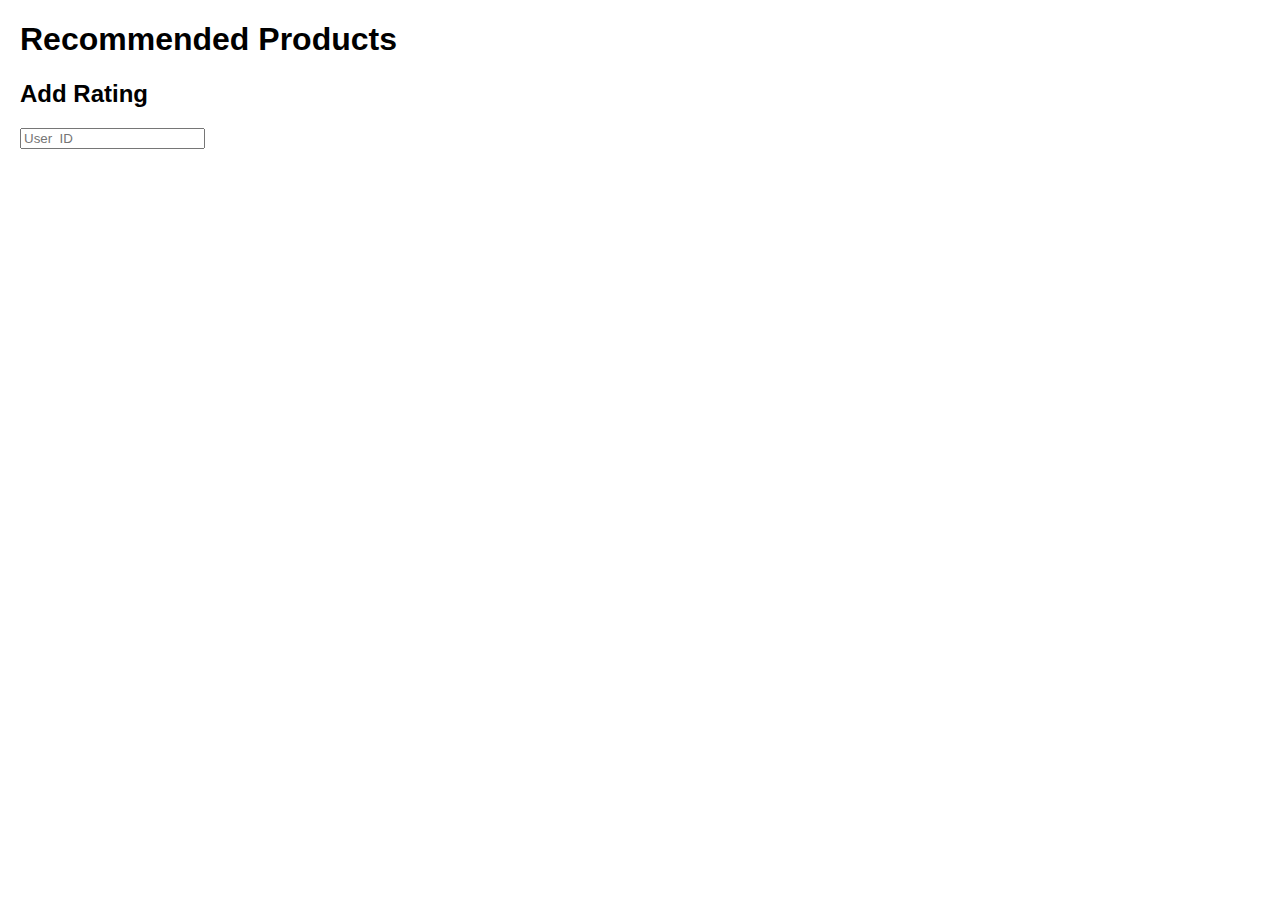
<file: WeatherAppInterface/index.html>
<!DOCTYPE html>
<html lang="en">

<head>
    <meta charset="UTF-8">
    <meta name="viewport" content="width=device-width, initial-scale=1.0">
    <title>Recommendation Engine</title>
    <script>
        server.js
    </script>
    <style>
        body {
            font-family: Arial, sans-serif;
            margin: 20px;
        }
        
        .product {
            border: 1px solid #ccc;
            padding: 10px;
            margin: 10px 0;
        }
    </style>
</head>

<body>
    <h1>Recommended Products</h1>
    <div id="products"></div>

    <h2>Add Rating</h2>
    <form id="ratingForm">
        <input type="number" id="user_id" placeholder="User  ID" required>
        <input type="
</file>
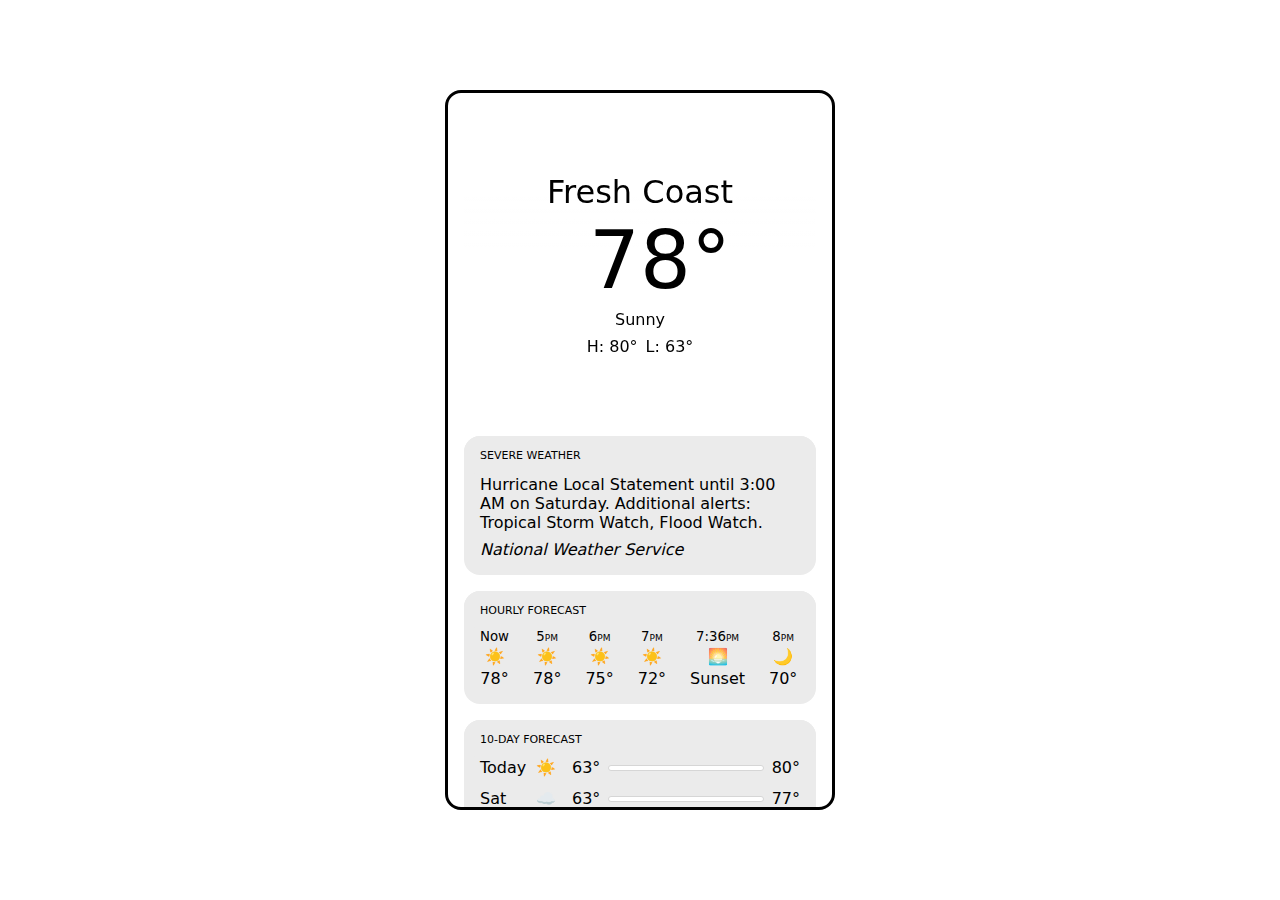
<file: weatherforecast.html>
<!DOCTYPE html>
<html lang="en">

<head>
    <title>Weather App Interface</title>
    <meta charset="UTF-8" />
    <meta name="viewport" content="width=device-width" />
    <link rel="stylesheet" href="styles.css" />
</head>

<body>
    <section class="viewport">
        <div class="warning">
            <p>⚠️ Scroll-driven animations are not supported in this browser. Try this demo in Chrome 115+.</p>
        </div>
        <header class="flex-stack">
            <h1 id="location">
                Fresh Coast
                <span id="summary">
            78° | Sunny
          </span>
            </h1>
            <p class="flex-stack" style="--space: 0.2rem" aria-hidden="true">
                <span id="temperature" class="current-temp heading-lg">78</span>
                <span id="condition">Sunny</span>
            </p>
            <ul id="range" class="cluster" role="list" style="--justify: center; --gap: 0.5rem">
                <li>H: 80°</li>
                <li>L: 63°</li>
            </ul>
        </header>

        <main>
            <article>
                <h2 id="severe-weather">Severe Weather</h2>
                <figure class="stack">
                    <blockquote>
                        <p>Hurricane Local Statement until 3:00 AM on Saturday. Additional alerts: Tropical Storm Watch, Flood Watch.</p>
                    </blockquote>
                    <figcaption>
                        <cite>National Weather Service</cite>
                    </figcaption>
                </figure>
            </article>

            <article>
                <h2 id="hourly-forecast">Hourly forecast</h2>
                <ol class="x-scroll" role="list">
                    <li class="forecast-tile">
                        <small>Now</small>
                        <span>☀️</span>
                        <span>78°</span>
                    </li>
                    <li class="forecast-tile">
                        <small class="small-caps">5pm</small>
                        <span>☀️</span>
                        <span>78°</span>
                    </li>
                    <li class="forecast-tile">
                        <small class="small-caps">6pm</small>
                        <span>☀️</span>
                        <span>75°</span>
                    </li>
                    <li class="forecast-tile">
                        <small class="small-caps">7pm</small>
                        <span>☀️</span>
                        <span>72°</span>
                    </li>
                    <li class="forecast-tile">
                        <small class="small-caps">7:36pm</small>
                        <span>🌅</span>
                        <span>Sunset</span>
                    </li>
                    <li class="forecast-tile">
                        <small class="small-caps">8pm</small>
                        <span>🌙</span>
                        <span>70°</span>
                    </li>
                    <li class="forecast-tile">
                        <small class="small-caps">9pm</small>
                        <span>🌙</span>
                        <span>68°</span>
                    </li>
                    <li class="forecast-tile">
                        <small class="small-caps">10pm</small>
                        <span>🌙</span>
                        <span>67°</span>
                    </li>
                    <li class="forecast-tile">
                        <small class="small-caps">11pm</small>
                        <span>🌙</span>
                        <span>67°</span>
                    </li>
                    <li class="forecast-tile">
                        <small class="small-caps">12pm</small>
                        <span>🌙</span>
                        <span>66°</span>
                    </li>
                    <li class="forecast-tile">
                        <small class="small-caps">1am</small>
                        <span>🌙</span>
                        <span>65°</span>
                    </li>
                    <li class="forecast-tile">
                        <small class="small-caps">2am</small>
                        <span>🌙</span>
                        <span>64°</span>
                    </li>
                </ol>
            </article>

            <article>
                <h2 id="10-day-forecast">10-day forecast</h2>
                <ol class="flex-stack" role="list" style="--space: 0.75rem">
                    <li class="forecast-row">
                        <span>Today</span>
                        <span>☀️</span>
                        <div class="range">
                            <span class="low">63°</span>
                            <div class="meter"></div>
                            <span class="high">80°</span>
                        </div>
                    </li>
                    <li class="forecast-row">
                        <span>Sat</span>
                        <span>☁️</span>
                        <div class="range">
                            <span class="low">63°</span>
                            <div class="meter"></div>
                            <span class="high">77°</span>
                        </div>
                    </li>
                    <li class="forecast-row">
                        <span>Sun</span>
                        <span>🌧️</span>
                        <div class="range">
                            <span class="low">68°</span>
                            <div class="meter"></div>
                            <span class="high">79°</span>
                        </div>
                    </li>
                    <li class="forecast-row">
                        <span>Mon</span>
                        <span>☀️</span>
                        <div class="range">
                            <span class="low">66°</span>
                            <div class="meter"></div>
                            <span class="high">77°</span>
                        </div>
                    </li>
                    <li class="forecast-row">
                        <span>Tue</span>
                        <span>☀️</span>
                        <div class="range">
                            <span class="low">64°</span>
                            <div class="meter"></div>
                            <span class="high">79°</span>
                        </div>
                    </li>
                    <li class="forecast-row">
                        <span>Wed</span>
                        <span>☀️</span>
                        <div class="range">
                            <span class="low">64°</span>
                            <div class="meter"></div>
                            <span class="high">81°</span>
                        </div>
                    </li>
                    <li class="forecast-row">
                        <span>Thu</span>
                        <span>☀️</span>
                        <div class="range">
                            <span class="low">65°</span>
                            <div class="meter"></div>
                            <span class="high">80°</span>
                        </div>
                    </li>
                    <li class="forecast-row">
                        <span>Fri</span>
                        <span>☀️</span>
                        <div class="range">
                            <span class="low">63°</span>
                            <div class="meter"></div>
                            <span class="high">82°</span>
                        </div>
                    </li>
                    <li class="forecast-row">
                        <span>Sat</span>
                        <span>☀️</span>
                        <div class="range">
                            <span class="low">64°</span>
                            <div class="meter"></div>
                            <span class="high">84°</span>
                        </div>
                    </li>
                    <li class="forecast-row">
                        <span>Sun</span>
                        <span>☀️</span>
                        <div class="range">
                            <span class="low">65°</span>
                            <div class="meter"></div>
                            <span class="high">86°</span>
                        </div>
                    </li>
                </ol>
            </article>

            <article>
                <h2 id="air-quality">Air quality</h2>
                <div class="stack">
                    <p>62 - Moderate</p>
                    <p>Air quality index is 62, which is similar to yesterday at about this time.</p>
                    <div class="meter" style="margin-top: 1rem"></div>
                </div>
            </article>

            <article style="aspect-ratio: 5/3">
                <h2 id="precipitation">Precipitation</h2>
            </article>

            <article class="tile">
                <h2>UV Index</h2>
            </article>
            <article class="tile">
                <h2>Sunset</h2>
            </article>
            <article class="tile">
                <h2>Wind</h2>
            </article>
            <article class="tile">
                <h2>Precipitation</h2>
            </article>
            <article class="tile">
                <h2>Feels Like</h2>
            </article>
            <article class="tile">
                <h2>Humidity</h2>
            </article>
            <article class="tile">
                <h2>Visibility</h2>
            </article>
            <article class="tile">
                <h2>Pressure</h2>
            </article>

            <footer>
                <h2>Weather for Fresh Coast</h2>
                <p><small>Learn more about <a href="#">weather data</a> and <a href="#">map data</a></small></p>
            </footer>

        </main>
    </section>
</body>

</html>
</file>
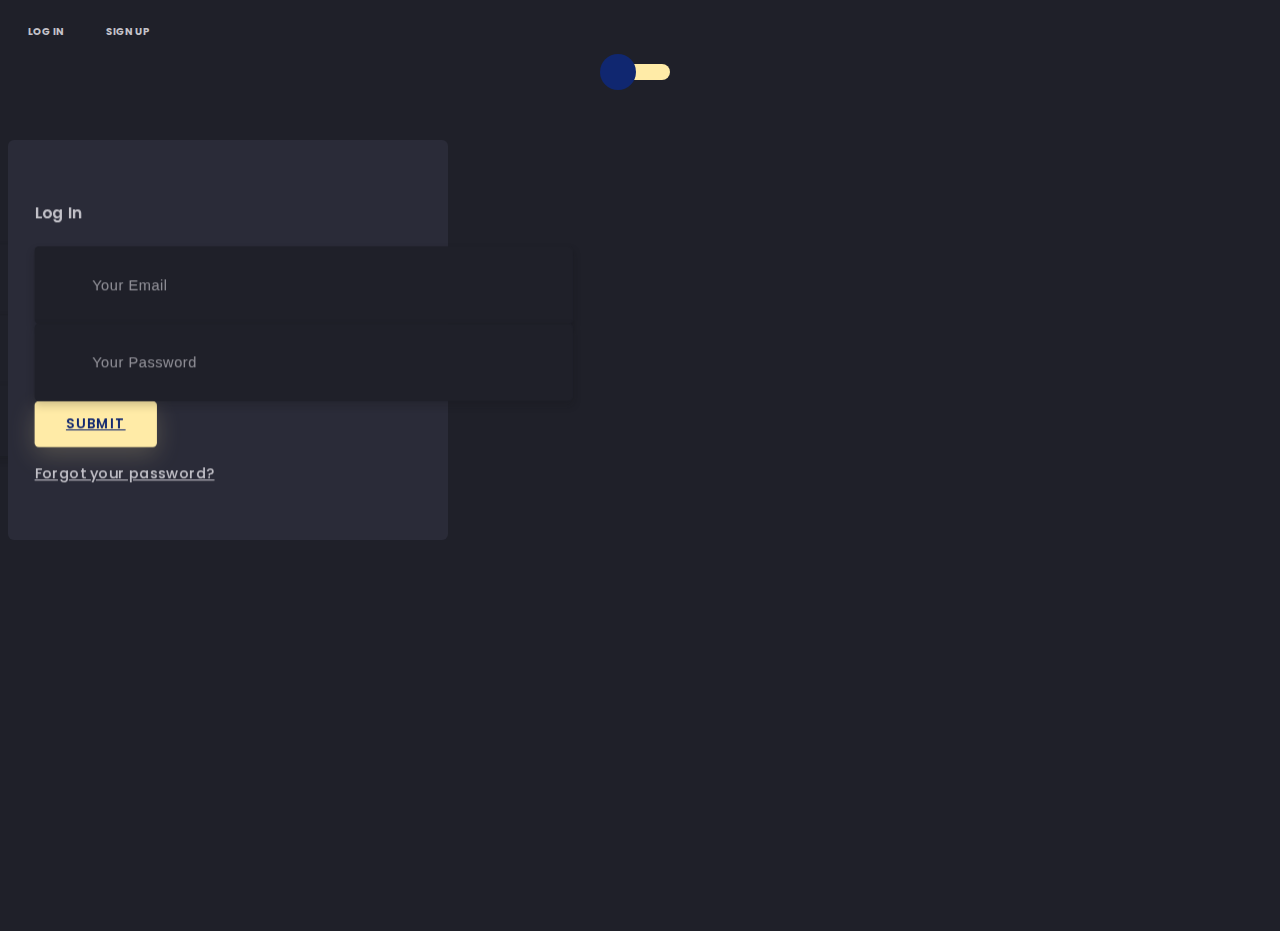
<file: WeatherAppInterface/login.html>
<!DOCTYPE html>
<html lang="en">

<head>
    <title>Home</title>
    <meta charset="UTF-8" />
    <meta name="viewport" content="width=device-width" />
    <style>
        @import url('https://fonts.googleapis.com/css?family=Poppins:400,500,600,700,800,900');
        body {
            font-family: 'Poppins', sans-serif;
            font-weight: 300;
            font-size: 15px;
            line-height: 1.7;
            color: #c4c3ca;
            background-color: #1f2029;
            overflow-x: hidden;
        }
        
        a {
            cursor: pointer;
            transition: all 200ms linear;
        }
        
        a:hover {
            text-decoration: none;
        }
        
        .link {
            color: #c4c3ca;
        }
        
        .link:hover {
            color: #ffeba7;
        }
        
        p {
            font-weight: 500;
            font-size: 14px;
            line-height: 1.7;
        }
        
        h4 {
            font-weight: 600;
        }
        
        h6 span {
            padding: 0 20px;
            text-transform: uppercase;
            font-weight: 700;
        }
        
        .section {
            position: relative;
            width: 100%;
            display: block;
        }
        
        .full-height {
            min-height: 100vh;
        }
        
        [type="checkbox"]:checked,
        [type="checkbox"]:not(:checked) {
            position: absolute;
            left: -9999px;
        }
        
        .checkbox:checked+label,
        .checkbox:not(:checked)+label {
            position: relative;
            display: block;
            text-align: center;
            width: 60px;
            height: 16px;
            border-radius: 8px;
            padding: 0;
            margin: 10px auto;
            cursor: pointer;
            background-color: #ffeba7;
        }
        
        .checkbox:checked+label:before,
        .checkbox:not(:checked)+label:before {
            position: absolute;
            display: block;
            width: 36px;
            height: 36px;
            border-radius: 50%;
            color: #ffeba7;
            background-color: #102770;
            font-family: 'unicons';
            content: '\eb4f';
            z-index: 20;
            top: -10px;
            left: -10px;
            line-height: 36px;
            text-align: center;
            font-size: 24px;
            transition: all 0.5s ease;
        }
        
        .checkbox:checked+label:before {
            transform: translateX(44px) rotate(-270deg);
        }
        
        .card-3d-wrap {
            position: relative;
            width: 440px;
            max-width: 100%;
            height: 400px;
            -webkit-transform-style: preserve-3d;
            transform-style: preserve-3d;
            perspective: 800px;
            margin-top: 60px;
        }
        
        .card-3d-wrapper {
            width: 100%;
            height: 100%;
            position: absolute;
            top: 0;
            left: 0;
            -webkit-transform-style: preserve-3d;
            transform-style: preserve-3d;
            transition: all 600ms ease-out;
        }
        
        .card-front,
        .card-back {
            width: 100%;
            height: 100%;
            background-color: #2a2b38;
            background-image: url('https://s3-us-west-2.amazonaws.com/s.cdpn.io/1462889/pat.svg');
            background-position: bottom center;
            background-repeat: no-repeat;
            background-size: 300%;
            position: absolute;
            border-radius: 6px;
            left: 0;
            top: 0;
            -webkit-transform-style: preserve-3d;
            transform-style: preserve-3d;
            -webkit-backface-visibility: hidden;
            -moz-backface-visibility: hidden;
            -o-backface-visibility: hidden;
            backface-visibility: hidden;
        }
        
        .card-back {
            transform: rotateY(180deg);
        }
        
        .checkbox:checked~.card-3d-wrap .card-3d-wrapper {
            transform: rotateY(180deg);
        }
        
        .center-wrap {
            position: absolute;
            width: 100%;
            padding: 0 35px;
            top: 50%;
            left: 0;
            transform: translate3d(0, -50%, 35px) perspective(100px);
            z-index: 20;
            display: block;
        }
        
        .form-group {
            position: relative;
            display: block;
            margin: 0;
            padding: 0;
        }
        
        .form-style {
            padding: 13px 20px;
            padding-left: 55px;
            height: 48px;
            width: 100%;
            font-weight: 500;
            border-radius: 4px;
            font-size: 14px;
            line-height: 22px;
            letter-spacing: 0.5px;
            outline: none;
            color: #c4c3ca;
            background-color: #1f2029;
            border: none;
            -webkit-transition: all 200ms linear;
            transition: all 200ms linear;
            box-shadow: 0 4px 8px 0 rgba(21, 21, 21, .2);
        }
        
        .form-style:focus,
        .form-style:active {
            border: none;
            outline: none;
            box-shadow: 0 4px 8px 0 rgba(21, 21, 21, .2);
        }
        
        .input-icon {
            position: absolute;
            top: 0;
            left: 18px;
            height: 48px;
            font-size: 24px;
            line-height: 48px;
            text-align: left;
            color: #ffeba7;
            -webkit-transition: all 200ms linear;
            transition: all 200ms linear;
        }
        
        .form-group input:-ms-input-placeholder {
            color: #c4c3ca;
            opacity: 0.7;
            -webkit-transition: all 200ms linear;
            transition: all 200ms linear;
        }
        
        .form-group input::-moz-placeholder {
            color: #c4c3ca;
            opacity: 0.7;
            -webkit-transition: all 200ms linear;
            transition: all 200ms linear;
        }
        
        .form-group input:-moz-placeholder {
            color: #c4c3ca;
            opacity: 0.7;
            -webkit-transition: all 200ms linear;
            transition: all 200ms linear;
        }
        
        .form-group input::-webkit-input-placeholder {
            color: #c4c3ca;
            opacity: 0.7;
            -webkit-transition: all 200ms linear;
            transition: all 200ms linear;
        }
        
        .form-group input:focus:-ms-input-placeholder {
            opacity: 0;
            -webkit-transition: all 200ms linear;
            transition: all 200ms linear;
        }
        
        .form-group input:focus::-moz-placeholder {
            opacity: 0;
            -webkit-transition: all 200ms linear;
            transition: all 200ms linear;
        }
        
        .form-group input:focus:-moz-placeholder {
            opacity: 0;
            -webkit-transition: all 200ms linear;
            transition: all 200ms linear;
        }
        
        .form-group input:focus::-webkit-input-placeholder {
            opacity: 0;
            -webkit-transition: all 200ms linear;
            transition: all 200ms linear;
        }
        
        .btn {
            border-radius: 4px;
            height: 44px;
            font-size: 13px;
            font-weight: 600;
            text-transform: uppercase;
            -webkit-transition: all 200ms linear;
            transition: all 200ms linear;
            padding: 0 30px;
            letter-spacing: 1px;
            display: -webkit-inline-flex;
            display: -ms-inline-flexbox;
            display: inline-flex;
            -webkit-align-items: center;
            -moz-align-items: center;
            -ms-align-items: center;
            align-items: center;
            -webkit-justify-content: center;
            -moz-justify-content: center;
            -ms-justify-content: center;
            justify-content: center;
            -ms-flex-pack: center;
            text-align: center;
            border: none;
            background-color: #ffeba7;
            color: #102770;
            box-shadow: 0 8px 24px 0 rgba(255, 235, 167, .2);
        }
        
        .btn:active,
        .btn:focus {
            background-color: #102770;
            color: #ffeba7;
            box-shadow: 0 8px 24px 0 rgba(16, 39, 112, .2);
        }
        
        .btn:hover {
            background-color: #102770;
            color: #ffeba7;
            box-shadow: 0 8px 24px 0 rgba(16, 39, 112, .2);
        }
    </style>
</head>

<body>
    <div class="section">
        <div class="container">
            <div class="row full-height justify-content-center">
                <div class="col-12 text-center align-self-center py-5">
                    <div class="section pb-5 pt-5 pt-sm-2 text-center">
                        <h6 class="mb-0 pb-3"><span>Log In </span><span>Sign Up</span></h6>
                        <input class="checkbox" type="checkbox" id="reg-log" name="reg-log" />
                        <label for="reg-log"></label>
                        <div class="card-3d-wrap mx-auto">
                            <div class="card-3d-wrapper">
                                <div class="card-front">
                                    <div class="center-wrap">
                                        <div class="section text-center">
                                            <h4 class="mb-4 pb-3">Log In</h4>
                                            <div class="form-group">
                                                <input type="email" name="logemail" class="form-style" placeholder="Your Email" id="logemail" autocomplete="off">
                                                <i class="input-icon uil uil-at"></i>
                                            </div>
                                            <div class="form-group mt-2">
                                                <input type="password" name="logpass" class="form-style" placeholder="Your Password" id="logpass" autocomplete="off">
                                                <i class="input-icon uil uil-lock-alt"></i>
                                            </div>
                                            <a href="#" class="btn mt-4">submit</a>
                                            <p class="mb-0 mt-4 text-center"><a href="#0" class="link">Forgot your password?</a></p>
                                        </div>
                                    </div>
                                </div>
                                <div class="card-back">
                                    <div class="center-wrap">
                                        <div class="section text-center">
                                            <h4 class="mb-4 pb-3">Sign Up</h4>
                                            <div class="form-group">
                                                <input type="text" name="logname" class="form-style" placeholder="Your Full Name" id="logname" autocomplete="off">
                                                <i class="input-icon uil uil-user"></i>
                                            </div>
                                            <div class="form-group mt-2">
                                                <input type="email" name="logemail" class="form-style" placeholder="Your Email" id="logemail" autocomplete="off">
                                                <i class="input-icon uil uil-at"></i>
                                            </div>
                                            <div class="form-group mt-2">
                                                <input type="password" name="logpass" class="form-style" placeholder="Your Password" id="logpass" autocomplete="off">
                                                <i class="input-icon uil uil-lock-alt"></i>
                                            </div>
                                            <a href="#" class="btn mt-4">submit</a>
                                        </div>
                                    </div>
                                </div>
                            </div>
                        </div>
                    </div>
                </div>
            </div>
        </div>
    </div>
</body>

</html>
</file>
<file: styles.css>
@layer base,
layout,
utilities;
:root {
    color-scheme: light dark;
    --vp-width: 390px;
    --vp-height: 844px;
    --vp-gutter: 1rem;
    --radius: 1rem;
    --offset: 5rem;
    --bg: hsl(0 0% 100%);
    --surface: hsl(0 0% 92%);
    --surface-2: hsl(0 0% 84%);
    --text: hsl(0 0% 0%);
    --border: hsl(0 0% 0%);
}

@media (prefers-color-scheme: dark) {
     :root {
        --bg: hsl(245 10% 6%);
        --surface: hsl(245 10% 10%);
        --surface-2: hsl(245 10% 16%);
        --text: hsl(0 0% 90%);
        --border: hsl(0 0% 15%);
    }
}

@layer base {
    * {
        box-sizing: border-box;
    }
    html,
    body {
        height: 100%;
    }
    body {
        margin: 0;
        font-family: system-ui;
    }
    h1,
    h2,
    h3,
    h4,
    h5,
    p,
    figure,
    blockquote {
        margin: 0;
    }
    [role="list"] {
        padding: 0;
        margin: 0;
        list-style: none;
    }
    h1,
    h2,
    h3,
    h4,
    h5,
    p {
        font-weight: normal;
    }
    img {
        max-width: 100%;
    }
    a {
        color: currentcolor;
    }
}

@layer layout {
    .cluster {
        gap: var(--gap, 1rem);
        align-items: var(--align, center);
        justify-content: var(--justify, flex-start);
        flex-wrap: wrap;
        display: flex;
    }
    .flex-stack {
        display: flex;
        flex-direction: column;
    }
     :is(.stack, .flex-stack)>*+* {
        margin-top: var(--space, 0.5rem);
    }
    .x-scroll {
        display: flex;
        flex-wrap: nowrap;
        gap: var(--gap, 1.5rem);
        max-width: 100%;
        overflow-x: scroll;
        overscroll-behavior-x: contain;
        scroll-snap-type: x mandatory;
    }
}

@layer utilities {
    .small-caps {
        font-variant-caps: small-caps;
    }
}

body {
    display: grid;
    place-items: center;
    overflow: hidden;
    color: var(--text);
    background-color: var(--bg);
}

.viewport {
    overflow-x: hidden;
    overflow-y: auto;
    height: 100%;
    padding-inline: 1rem;
}

@media (min-width: 600px) {
    .viewport {
        width: min(var(--vp-width), 100% - 2rem);
        height: min(80vh, var(--vp-height));
        border-radius: var(--radius);
        border: 3px solid var(--border);
    }
}

header {
    position: relative;
    margin-block: var(--offset);
    text-align: center;
    z-index: 1;
}

#location {
    position: relative;
}

#location::before {
    content: "";
    position: absolute;
    top: calc(var(--vp-gutter) * -1);
    left: 0;
    width: 100%;
    height: calc(var(--offset) + var(--vp-gutter));
    background: linear-gradient(to bottom, var(--bg) 35%, transparent);
    z-index: -1;
}

#summary {
    position: absolute;
    top: 100%;
    left: 0;
    right: 0;
    margin-inline: auto;
    font-size: 1rem;
    opacity: 0;
}

.current-temp {
    font-size: 5rem;
    font-weight: 300;
    align-self: center;
    display: inline-block;
    position: relative;
}

.current-temp::after {
    content: "°";
    position: absolute;
    top: 0;
    left: 100%;
}

main {
    display: grid;
    grid-template-columns: 1fr 1fr;
    gap: 1rem;
    margin-top: calc(var(--vp-gutter) * -2);
    position: relative;
    z-index: 0;
}

@media (max-width: 320px) {
    main {
        grid-template-columns: repeat(auto-fill, minmax(140px, 1fr));
    }
}


/* Trick to hide article on scroll but not article h2 */

main::before {
    content: "";
    position: sticky;
    top: 0;
    z-index: 1;
    grid-column: 1 / -1;
    display: block;
    width: 100%;
    height: calc(var(--vp-gutter) * 2);
    background-color: var(--bg);
}

main>*:not(.tile) {
    grid-column: 1 / -1;
}

.tile {
    width: 100%;
    aspect-ratio: 1;
}

article {
    position: relative;
    border-radius: var(--radius);
    background-color: var(--surface);
}

article>* {
    padding-inline: 1rem;
}

article>h2 {
    position: sticky;
    top: var(--vp-gutter);
    z-index: 1;
    font-size: 1rem;
    font-variant-caps: all-small-caps;
    padding-block: 0.5rem 0.7rem;
    background-color: inherit;
    border-radius: inherit;
}

article> :last-child:not(h2) {
    padding-block-end: 1rem;
}

.forecast-tile {
    display: grid;
    gap: 0.2rem;
    text-align: center;
    font-feature-settings: "tnum";
}

.forecast-row {
    display: grid;
    gap: 1rem;
    align-items: center;
    grid-template-columns: 2.5rem auto 1fr;
    font-feature-settings: "tnum";
}

.range {
    display: grid;
    gap: 0.5rem;
    align-items: inherit;
    grid-template-columns: auto 1fr auto;
}

.meter {
    width: 100%;
    height: 0.4rem;
    background-color: var(--bg);
    border: 1px solid var(--surface-2);
    border-radius: 360px;
}

footer {
    text-align: center;
    margin-block-end: 3rem;
}

footer h2 {
    font-size: 1rem;
    font-weight: bold;
}


/* --------------------------------
✨ Scroll-driven animations
--------------------------------- */


/* Warning for unsupported browsers */

.warning {
    color: black;
    background: papayawhip;
    margin-inline: -1rem;
    padding: 1rem;
}

@supports (animation-timeline: scroll()) {
    .warning {
        display: none;
    }
    header {
        position: sticky;
        top: var(--offset);
    }
    main {
        margin-top: calc((var(--offset) * -1) - var(--vp-gutter));
    }
    main::before {
        top: var(--vp-gutter);
        height: var(--offset);
    }
    article>h2 {
        top: var(--offset);
    }
    header,
    #temperature,
    #condition,
    #range,
    #summary {
        animation: linear var(--animation-name) both;
        animation-timeline: scroll();
        animation-range: entry var(--range-start) entry var(--range-end);
    }
    header {
        --animation-name: title;
        --range-start: 0;
        --range-end: 16rem;
    }
    #range {
        --animation-name: fade-out;
        --range-start: 3rem;
        --range-end: 5rem;
    }
    #condition {
        --animation-name: fade-out;
        --range-start: 5rem;
        --range-end: 8rem;
    }
    #temperature {
        --animation-name: fade-out;
        --range-start: 8rem;
        --range-end: 11rem;
    }
    #summary {
        --animation-name: fade-in;
        --range-start: 11rem;
        --range-end: 16rem;
    }
}

@keyframes fade-out {
    to {
        opacity: 0;
    }
}

@keyframes fade-in {
    to {
        opacity: 1;
    }
}

@keyframes title {
    to {
        translate: 0 calc((var(--offset) * -1) + var(--vp-gutter));
    }
}
</file>
